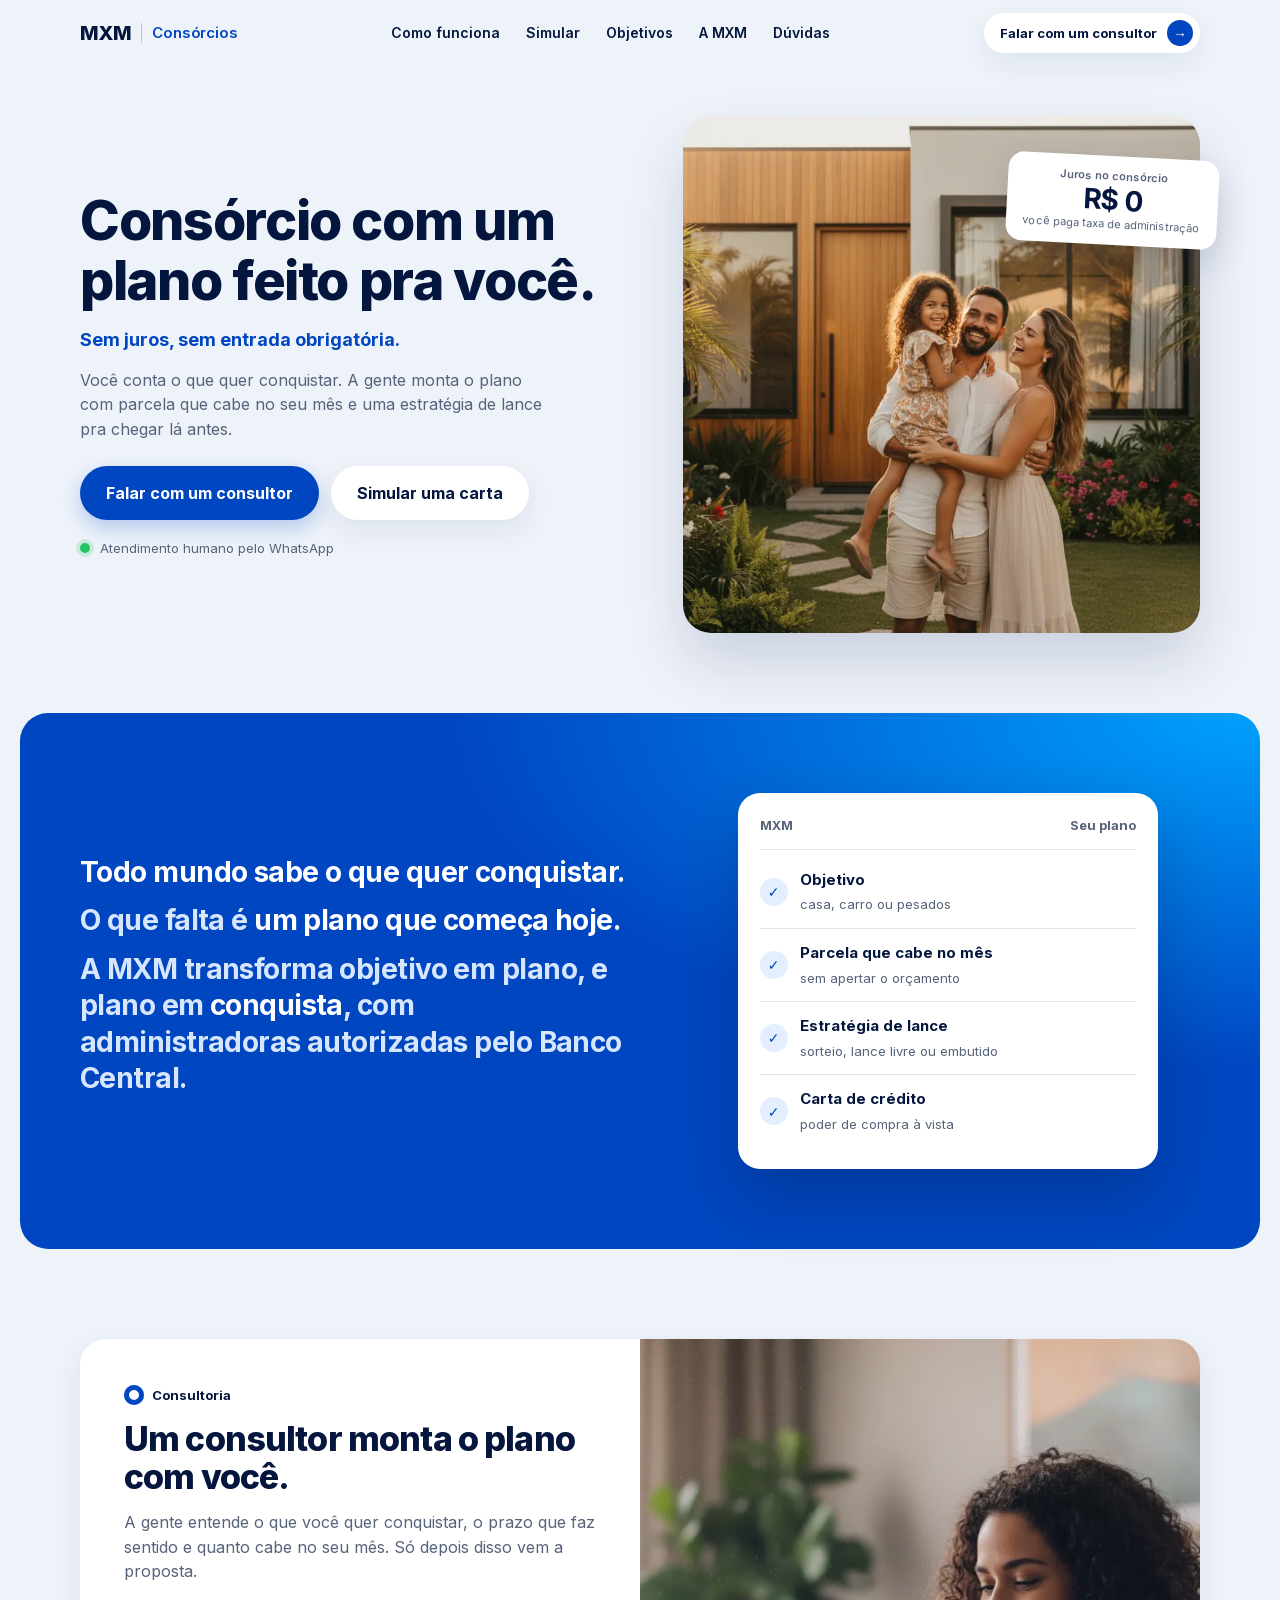
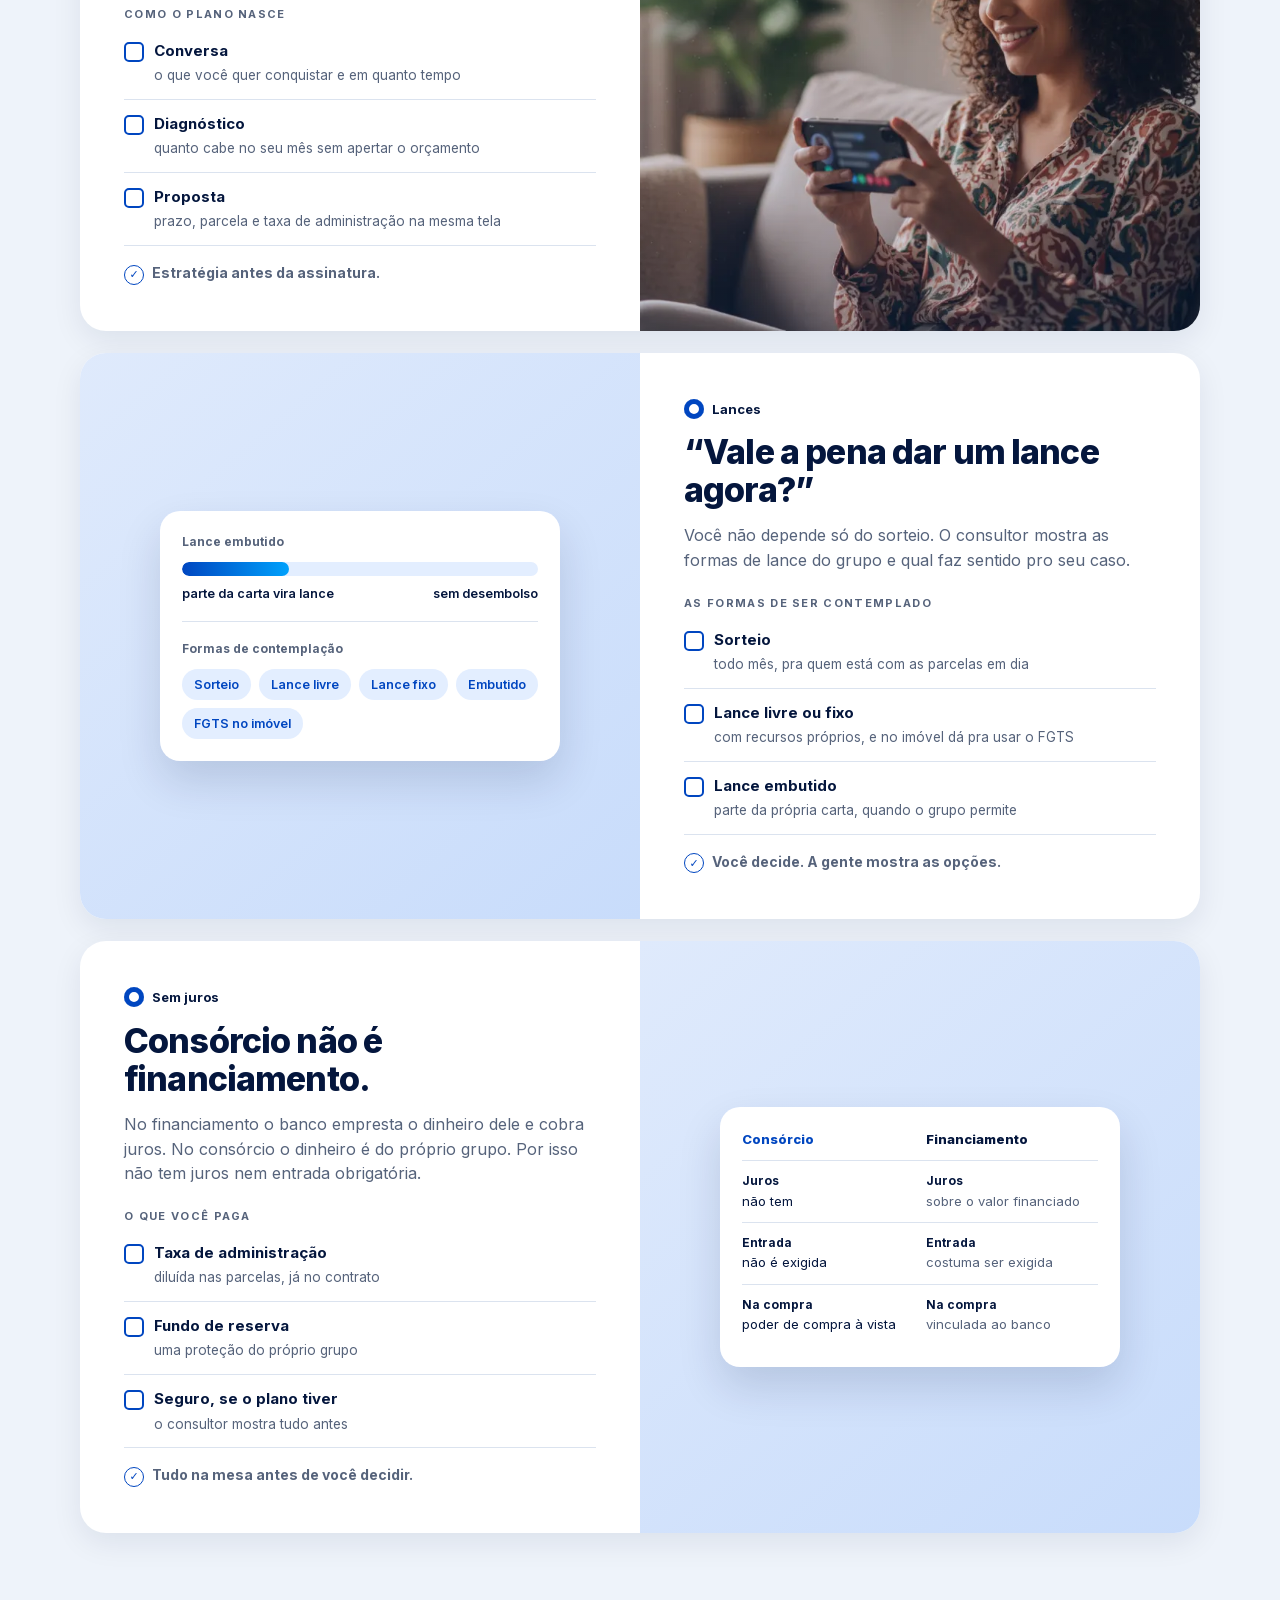
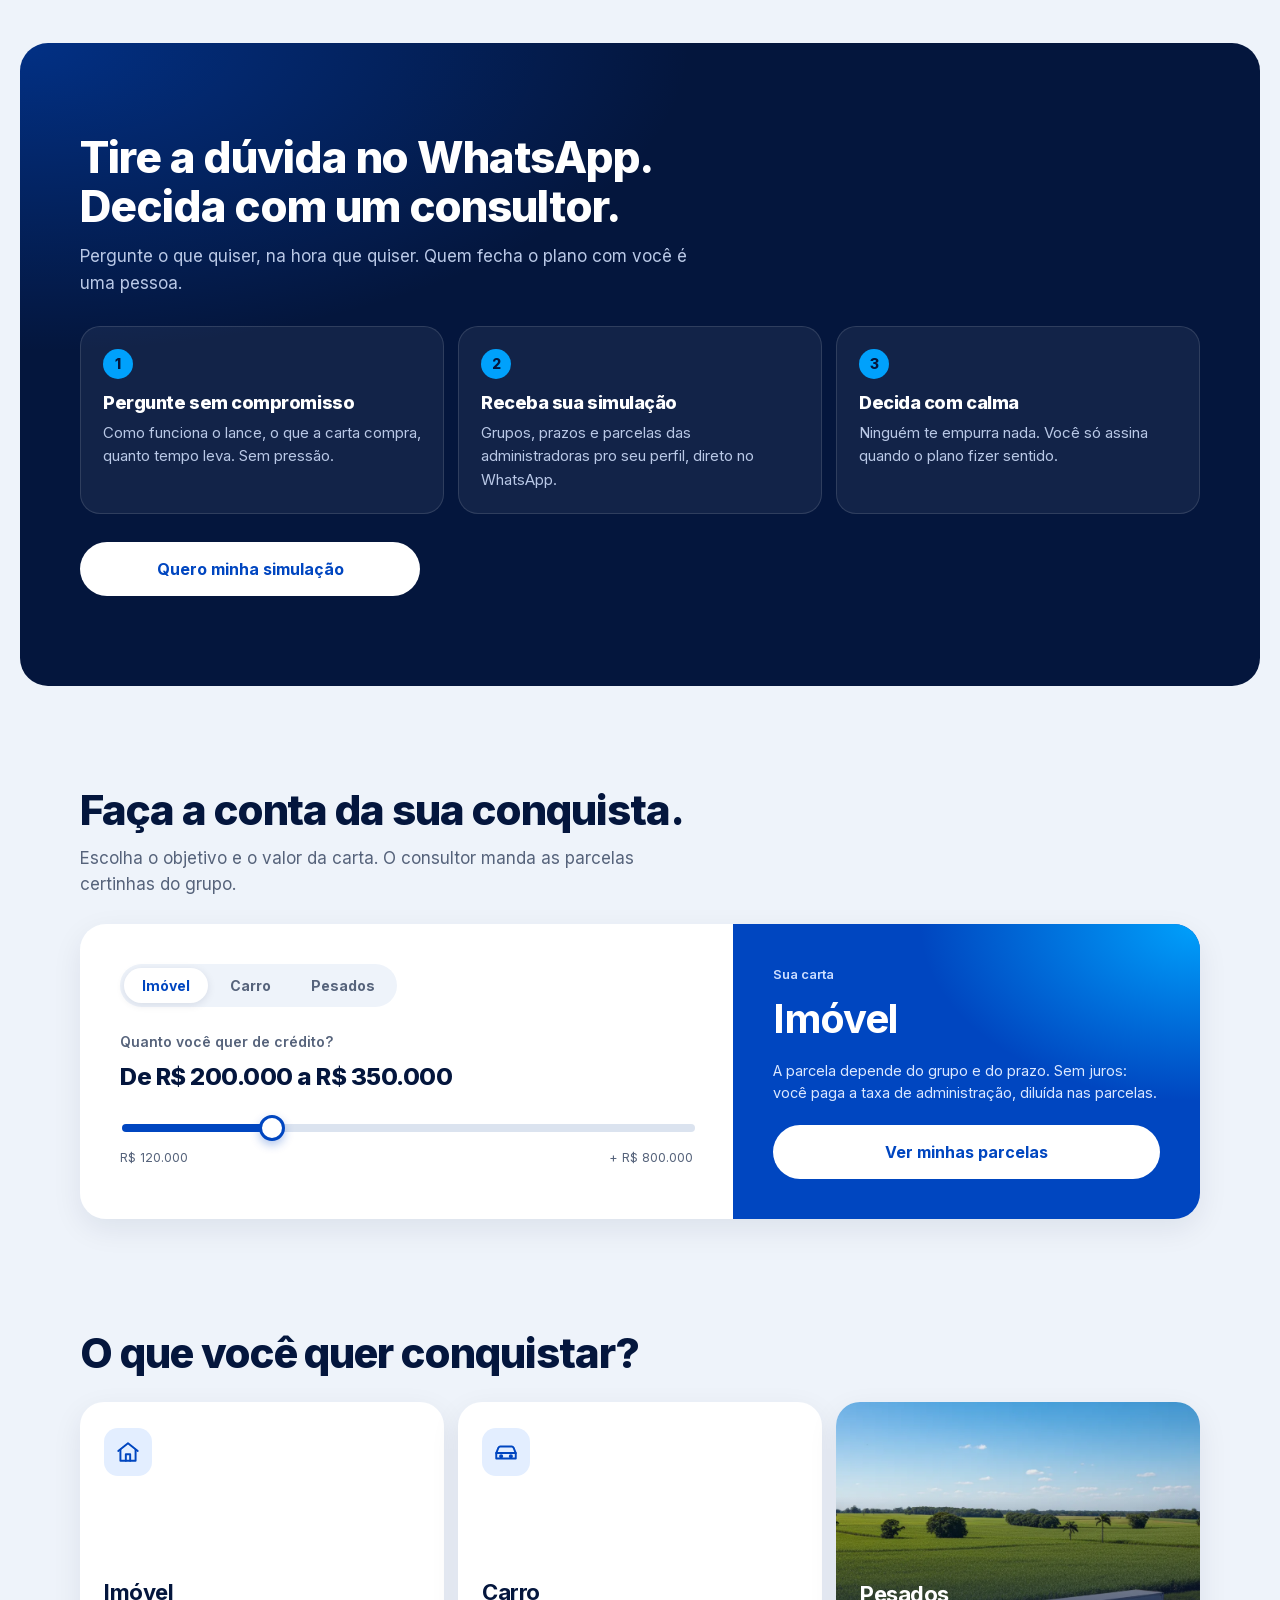
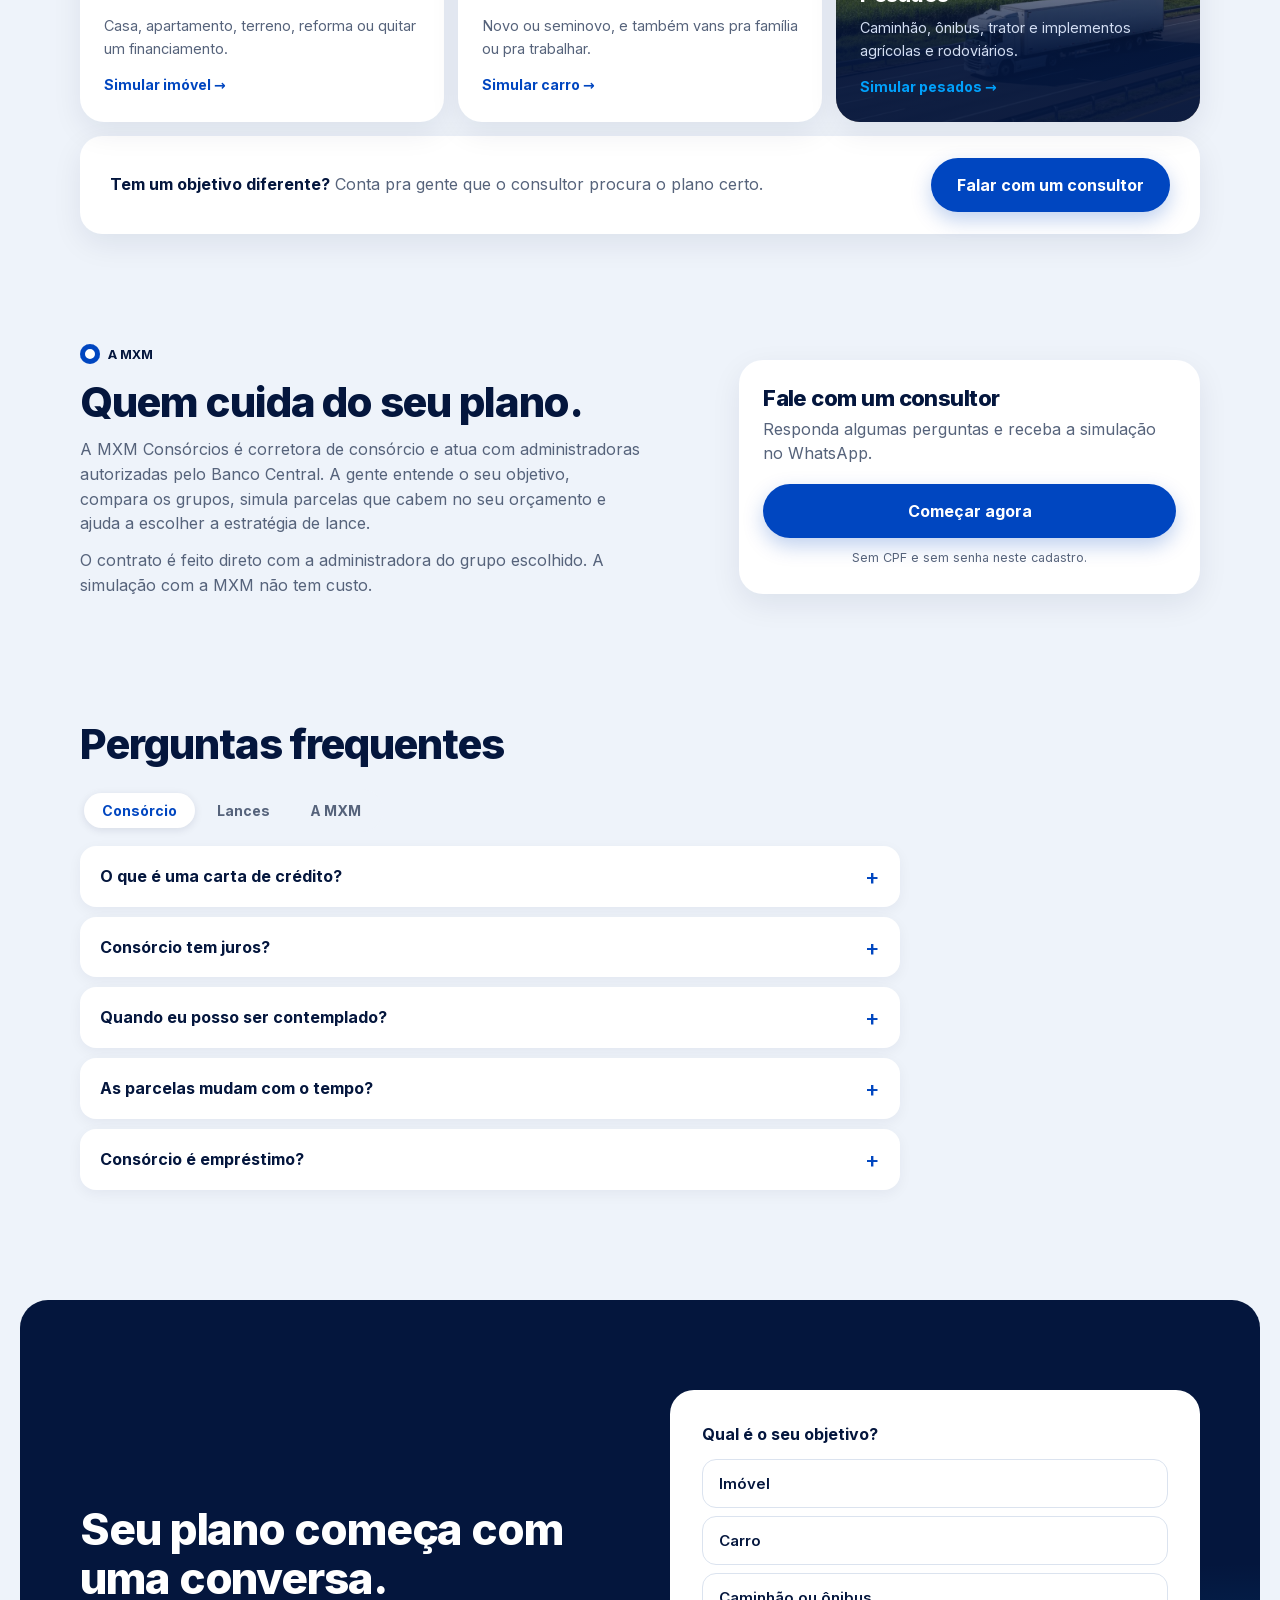
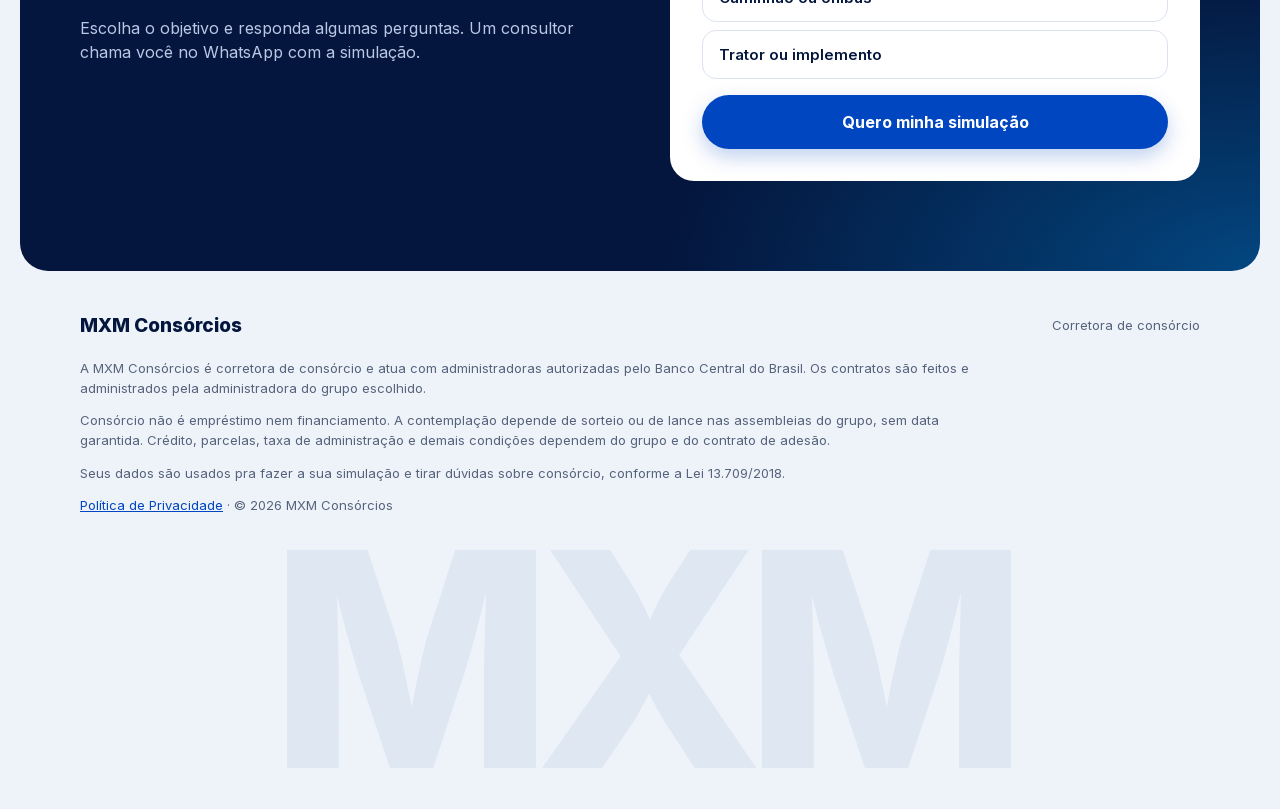
<file: index.html>
<!doctype html>
<html lang="pt-BR">
<head>
<meta charset="utf-8">
<meta name="viewport" content="width=device-width,initial-scale=1">
<title>MXM Consórcios | Consórcio de imóvel, carro e pesados</title>
<meta name="description" content="A MXM Consórcios é corretora de consórcio e atua com administradoras autorizadas pelo Banco Central. Imóvel, carro e pesados, sem juros. Simulação pelo WhatsApp.">
<meta name="theme-color" content="#04163d">
<link rel="icon" href="assets/favicon.svg" type="image/svg+xml">
<link rel="preload" href="assets/inter.woff2" as="font" type="font/woff2" crossorigin>
<link rel="stylesheet" href="assets/site.css?v=4">
<meta name="robots" content="noindex">
<meta property="og:title" content="MXM Consórcios | Corretora de consórcio">
<meta property="og:description" content="Consórcio de imóvel, carro e pesados, sem juros. Simulação gratuita pelo WhatsApp.">
<script type="text/javascript">
(function(c,l,a,r,i,t,y){c[a]=c[a]||function(){(c[a].q=c[a].q||[]).push(arguments)};t=l.createElement(r);t.async=1;t.src="https://www.clarity.ms/tag/"+i;y=l.getElementsByTagName(r)[0];y.parentNode.insertBefore(t,y);})(window,document,"clarity","script","zcet7yu46v");
</script>
</head>
<body>

<div class="lp">
<header class="nav"><div class="wrap">
  <a class="marca" href="#topo" aria-label="MXM Consórcios">
    <span class="mxm">MXM</span><span class="sep"></span><span class="mxs">Consórcios</span>
  </a>
  <nav class="links"><a href="#como">Como funciona</a><a href="#simular">Simular</a><a href="#objetivos">Objetivos</a><a href="#sobre">A MXM</a><a href="#faq">Dúvidas</a></nav>
  <button class="pill" type="button" data-quiz>Falar com um consultor <span class="seta">→</span></button>
</div></header>

<main id="topo">
<section class="hero"><div class="wrap">
  <div class="htxt">
    <h1>Consórcio com um plano feito pra você.</h1>
    <p class="azul">Sem juros, sem entrada obrigatória.</p>
    <p class="sub">Você conta o que quer conquistar. A gente monta o plano com parcela que cabe no seu mês e uma estratégia de lance pra chegar lá antes.</p>
    <div class="acoes">
      <button class="btn" type="button" data-quiz>Falar com um consultor</button>
      <a class="btn claro" href="#simular">Simular uma carta</a>
    </div>
    <p class="mini"><span class="pt"></span>Atendimento humano pelo WhatsApp</p>
  </div>
  <div class="hfoto">
    <img src="assets/img/familia.webp" alt="Família feliz em frente à casa nova" width="1100" height="803" fetchpriority="high">
    <div class="flut">
      <small>Juros no consórcio</small>
      <strong>R$ 0</strong>
      <span>você paga taxa de administração</span>
    </div>
  </div>
</div></section>

<section class="faixa" id="como"><div class="wrap">
  <div class="ftxt">
    <p>Todo mundo sabe o que quer conquistar.</p>
    <p>O que falta é <b>um plano que começa hoje.</b></p>
    <p>A MXM transforma objetivo em plano, e plano em <b>conquista</b>, com administradoras autorizadas pelo Banco Central.</p>
  </div>
  <div class="plano">
    <div class="ptop"><b>MXM</b><span>Seu plano</span></div>
    <ul>
      <li><i>✓</i><div><b>Objetivo</b><small>casa, carro ou pesados</small></div></li>
      <li><i>✓</i><div><b>Parcela que cabe no mês</b><small>sem apertar o orçamento</small></div></li>
      <li><i>✓</i><div><b>Estratégia de lance</b><small>sorteio, lance livre ou embutido</small></div></li>
      <li><i>✓</i><div><b>Carta de crédito</b><small>poder de compra à vista</small></div></li>
    </ul>
  </div>
</div></section>

<section class="blocos"><div class="wrap">
  <article class="bloco">
    <div class="btx">
      <span class="tag"><i></i>Consultoria</span>
      <h2>Um consultor monta o plano com você.</h2>
      <p>A gente entende o que você quer conquistar, o prazo que faz sentido e quanto cabe no seu mês. Só depois disso vem a proposta.</p>
      <p class="rot">Como o plano nasce</p>
      <ul class="lista">
        <li><b>Conversa</b><span>o que você quer conquistar e em quanto tempo</span></li>
        <li><b>Diagnóstico</b><span>quanto cabe no seu mês sem apertar o orçamento</span></li>
        <li><b>Proposta</b><span>prazo, parcela e taxa de administração na mesma tela</span></li>
      </ul>
      <p class="okk">Estratégia antes da assinatura.</p>
    </div>
    <div class="bimg"><img src="assets/img/celular.webp" alt="Mulher conversando com o consultor pelo celular" width="1100" height="803" loading="lazy"></div>
  </article>

  <article class="bloco inv">
    <div class="btx">
      <span class="tag"><i></i>Lances</span>
      <h2>“Vale a pena dar um lance agora?”</h2>
      <p>Você não depende só do sorteio. O consultor mostra as formas de lance do grupo e qual faz sentido pro seu caso.</p>
      <p class="rot">As formas de ser contemplado</p>
      <ul class="lista">
        <li><b>Sorteio</b><span>todo mês, pra quem está com as parcelas em dia</span></li>
        <li><b>Lance livre ou fixo</b><span>com recursos próprios, e no imóvel dá pra usar o FGTS</span></li>
        <li><b>Lance embutido</b><span>parte da própria carta, quando o grupo permite</span></li>
      </ul>
      <p class="okk">Você decide. A gente mostra as opções.</p>
    </div>
    <div class="bimg graf" aria-hidden="true">
      <div class="lance">
        <small>Lance embutido</small>
        <div class="barra"><i style="width:30%"></i></div>
        <div class="leg"><span>parte da carta vira lance</span><span>sem desembolso</span></div>
        <hr>
        <small>Formas de contemplação</small>
        <div class="chips"><span>Sorteio</span><span>Lance livre</span><span>Lance fixo</span><span>Embutido</span><span>FGTS no imóvel</span></div>
      </div>
    </div>
  </article>

  <article class="bloco">
    <div class="btx">
      <span class="tag"><i></i>Sem juros</span>
      <h2>Consórcio não é financiamento.</h2>
      <p>No financiamento o banco empresta o dinheiro dele e cobra juros. No consórcio o dinheiro é do próprio grupo. Por isso não tem juros nem entrada obrigatória.</p>
      <p class="rot">O que você paga</p>
      <ul class="lista">
        <li><b>Taxa de administração</b><span>diluída nas parcelas, já no contrato</span></li>
        <li><b>Fundo de reserva</b><span>uma proteção do próprio grupo</span></li>
        <li><b>Seguro, se o plano tiver</b><span>o consultor mostra tudo antes</span></li>
      </ul>
      <p class="okk">Tudo na mesa antes de você decidir.</p>
    </div>
    <div class="bimg graf" aria-hidden="true">
      <div class="vs">
        <div class="vh"><span>Consórcio</span><span>Financiamento</span></div>
        <div><span><b>Juros</b>não tem</span><span><b>Juros</b>sobre o valor financiado</span></div>
        <div><span><b>Entrada</b>não é exigida</span><span><b>Entrada</b>costuma ser exigida</span></div>
        <div><span><b>Na compra</b>poder de compra à vista</span><span><b>Na compra</b>vinculada ao banco</span></div>
      </div>
    </div>
  </article>
</div></section>

<section class="escuro"><div class="wrap">
  <h2>Tire a dúvida no WhatsApp.<br>Decida com um consultor.</h2>
  <p class="lead">Pergunte o que quiser, na hora que quiser. Quem fecha o plano com você é uma pessoa.</p>
  <div class="tres">
    <div class="card"><span class="n">1</span><h3>Pergunte sem compromisso</h3><p>Como funciona o lance, o que a carta compra, quanto tempo leva. Sem pressão.</p></div>
    <div class="card"><span class="n">2</span><h3>Receba sua simulação</h3><p>Grupos, prazos e parcelas das administradoras pro seu perfil, direto no WhatsApp.</p></div>
    <div class="card"><span class="n">3</span><h3>Decida com calma</h3><p>Ninguém te empurra nada. Você só assina quando o plano fizer sentido.</p></div>
  </div>
  <div class="cta"><button class="btn branco" type="button" data-quiz>Quero minha simulação</button></div>
</div></section>

<section class="sim" id="simular"><div class="wrap">
  <h2>Faça a conta da sua conquista.</h2>
  <p class="lead">Escolha o objetivo e o valor da carta. O consultor manda as parcelas certinhas do grupo.</p>
  <div class="simbox">
    <div class="simcfg">
      <div class="abas" role="tablist">
        <button type="button" class="aba on" data-sim="Imóvel">Imóvel</button>
        <button type="button" class="aba" data-sim="Carro">Carro</button>
        <button type="button" class="aba" data-sim="Pesados">Pesados</button>
      </div>
      <label for="simv" class="rotv">Quanto você quer de crédito?</label>
      <output id="simo" class="valor">De R$ 120.000 a R$ 200.000</output>
      <input type="range" id="simv" min="0" max="4" step="1" value="1">
      <div class="ext"><span id="simmin"></span><span id="simmax"></span></div>
    </div>
    <div class="simres">
      <small>Sua carta</small>
      <strong id="simr">Imóvel</strong>
      <p>A parcela depende do grupo e do prazo. Sem juros: você paga a taxa de administração, diluída nas parcelas.</p>
      <button class="btn branco" type="button" id="simb">Ver minhas parcelas</button>
    </div>
  </div>
</div></section>

<section class="obj" id="objetivos"><div class="wrap">
  <h2>O que você quer conquistar?</h2>
  <div class="objs">
    <button class="ob" type="button" data-tipo="Imóvel">
      <span class="ic"><svg viewBox="0 0 24 24" fill="none" stroke="currentColor" stroke-width="1.8" stroke-linecap="round" stroke-linejoin="round" aria-hidden="true"><path d="M3 11l9-7 9 7"/><path d="M5 10v10h14V10"/><path d="M10 20v-6h4v6"/></svg></span>
      <b>Imóvel</b><span>Casa, apartamento, terreno, reforma ou quitar um financiamento.</span><em>Simular imóvel →</em>
    </button>
    <button class="ob" type="button" data-tipo="Carro">
      <span class="ic"><svg viewBox="0 0 24 24" fill="none" stroke="currentColor" stroke-width="1.8" stroke-linecap="round" stroke-linejoin="round" aria-hidden="true"><path d="M3 13l2-5a2 2 0 0 1 2-1h10a2 2 0 0 1 2 1l2 5v5H3z"/><path d="M3 13h18"/><circle cx="7.5" cy="16" r="1"/><circle cx="16.5" cy="16" r="1"/></svg></span>
      <b>Carro</b><span>Novo ou seminovo, e também vans pra família ou pra trabalhar.</span><em>Simular carro →</em>
    </button>
    <button class="ob foto" type="button" data-tipo="Caminhão">
      <img src="assets/img/caminhao.webp" alt="" width="1100" height="803" loading="lazy">
      <span class="cx"><b>Pesados</b><span>Caminhão, ônibus, trator e implementos agrícolas e rodoviários.</span><em>Simular pesados →</em></span>
    </button>
  </div>
  <div class="outro"><p><b>Tem um objetivo diferente?</b> Conta pra gente que o consultor procura o plano certo.</p><button class="btn" type="button" data-quiz>Falar com um consultor</button></div>
</div></section>

<section class="sobre" id="sobre"><div class="wrap">
  <div>
    <span class="tag"><i></i>A MXM</span>
    <h2>Quem cuida do seu plano.</h2>
    <p>A MXM Consórcios é corretora de consórcio e atua com administradoras autorizadas pelo Banco Central. A gente entende o seu objetivo, compara os grupos, simula parcelas que cabem no seu orçamento e ajuda a escolher a estratégia de lance.</p>
    <p>O contrato é feito direto com a administradora do grupo escolhido. A simulação com a MXM não tem custo.</p>
  </div>
  <div class="contato">
    <h3>Fale com um consultor</h3>
    <p>Responda algumas perguntas e receba a simulação no WhatsApp.</p>
    <button class="btn" type="button" data-quiz>Começar agora</button>
    <small>Sem CPF e sem senha neste cadastro.</small>
  </div>
</div></section>

<section class="faq" id="faq"><div class="wrap">
  <h2>Perguntas frequentes</h2>
  <div class="abas fa" role="tablist">
    <button type="button" class="aba on" data-fq="c">Consórcio</button>
    <button type="button" class="aba" data-fq="l">Lances</button>
    <button type="button" class="aba" data-fq="m">A MXM</button>
  </div>
  <div class="fqs" data-g="c">
    <details><summary>O que é uma carta de crédito?</summary><p>É o crédito liberado quando você é contemplado, no valor contratado. Com ela você negocia o imóvel, o carro ou o pesado direto com o vendedor, com poder de compra à vista.</p></details>
    <details><summary>Consórcio tem juros?</summary><p>Não. Você paga a taxa de administração, incluída na parcela, e o fundo de reserva do grupo. O consultor mostra todos os valores antes de você decidir.</p></details>
    <details><summary>Quando eu posso ser contemplado?</summary><p>Você concorre todo mês nas assembleias, por sorteio ou por lance. Pode ser nos primeiros meses ou ao longo do prazo. Não existe data garantida: o consórcio é uma compra planejada.</p></details>
    <details><summary>As parcelas mudam com o tempo?</summary><p>O crédito e as parcelas são reajustados pelo índice previsto no contrato do grupo, pra carta acompanhar o preço do bem.</p></details>
    <details><summary>Consórcio é empréstimo?</summary><p>Não. No consórcio você não recebe dinheiro na hora. Você participa de um grupo e recebe a carta de crédito quando for contemplado.</p></details>
  </div>
  <div class="fqs" data-g="l" hidden>
    <details><summary>Como funciona o sorteio?</summary><p>O sorteio segue o regulamento do grupo, em geral com base na Loteria Federal. Quem está com as parcelas em dia concorre.</p></details>
    <details><summary>O que é lance embutido?</summary><p>É usar parte da própria carta como lance, sem tirar dinheiro do bolso. O percentual depende da administradora e do grupo. Se for contemplado, o valor do lance sai da carta.</p></details>
    <details><summary>Posso usar o FGTS?</summary><p>No consórcio de imóvel, em geral sim, dentro das regras do FGTS e do grupo. O consultor confere no seu caso.</p></details>
    <details><summary>E se eu não tiver dinheiro pra dar lance?</summary><p>Sem problema. O lance é opcional. Com as parcelas em dia você concorre aos sorteios todos os meses, e ainda tem o lance embutido.</p></details>
  </div>
  <div class="fqs" data-g="m" hidden>
    <details><summary>Como a MXM me ajuda?</summary><p>A MXM é corretora de consórcio: entende o seu objetivo, compara os grupos das administradoras, simula parcelas que cabem no seu orçamento e ajuda na estratégia de lance. A simulação não tem custo.</p></details>
    <details><summary>Quem administra o consórcio?</summary><p>Administradoras autorizadas e fiscalizadas pelo Banco Central, conforme a Lei 11.795/2008. O contrato é feito direto com a administradora do grupo escolhido.</p></details>
    <details><summary>O que vocês fazem com meus dados?</summary><p>Seus dados são usados pra preparar a simulação e falar com você pelo WhatsApp. Está tudo na <a href="privacidade.html">Política de Privacidade</a>. A gente não pede CPF nem senha neste cadastro.</p></details>
  </div>
</div></section>

<section class="final" id="final"><div class="wrap">
  <div>
    <h2>Seu plano começa com uma conversa.</h2>
    <p>Escolha o objetivo e responda algumas perguntas. Um consultor chama você no WhatsApp com a simulação.</p>
  </div>
  <div class="fcard">
    <p class="rotf">Qual é o seu objetivo?</p>
    <div class="fops">
      <button type="button" data-tipo="Imóvel">Imóvel</button>
      <button type="button" data-tipo="Carro">Carro</button>
      <button type="button" data-tipo="Caminhão">Caminhão ou ônibus</button>
      <button type="button" data-tipo="Trator ou máquina">Trator ou implemento</button>
    </div>
    <button class="btn" type="button" data-quiz>Quero minha simulação</button>
  </div>
</div></section>
</main>

<footer><div class="wrap">
  <div class="fmarcas"><span class="mxm">MXM Consórcios</span><span>Corretora de consórcio</span></div>
  <p>A MXM Consórcios é corretora de consórcio e atua com administradoras autorizadas pelo Banco Central do Brasil. Os contratos são feitos e administrados pela administradora do grupo escolhido.</p>
  <p>Consórcio não é empréstimo nem financiamento. A contemplação depende de sorteio ou de lance nas assembleias do grupo, sem data garantida. Crédito, parcelas, taxa de administração e demais condições dependem do grupo e do contrato de adesão.</p>
  <p>Seus dados são usados pra fazer a sua simulação e tirar dúvidas sobre consórcio, conforme a Lei 13.709/2018.</p>
  <p><a href="privacidade.html">Política de Privacidade</a> · © 2026 MXM Consórcios</p>
  <div class="marca-d" aria-hidden="true">MXM</div>
</div></footer>
<div class="fixa" id="fixa"><button class="btn" type="button" data-quiz>Fazer minha simulação gratuita</button></div>
</div>

<div class="quiz" id="quiz" aria-live="polite">
  <div class="qtop">
    <div class="qmarca"><strong>MXM Consórcios | Corretora de consórcio</strong><small>Simulação gratuita com consultor</small></div>
    <div class="qbar" id="qbar">
      <button class="volta" id="volta" type="button" aria-label="Voltar">‹</button>
      <span class="cont" id="cont"></span>
      <span class="pct" id="pct"></span>
    </div>
    <div class="prog"><i id="prog"></i></div>
  </div>
  <div class="qbody" id="qbody"></div>
</div>

<script>(function(){var f=document.getElementById('fixa'),e=document.querySelector('.hero'),z=document.querySelector('.final');if(!f||!e||!('IntersectionObserver' in window))return;var a=1,b=0;function u(){f.classList.toggle('on',!a&&!b)}new IntersectionObserver(function(x){a=x[0].isIntersecting;u()}).observe(e);new IntersectionObserver(function(x){b=x[0].isIntersecting;u()}).observe(z)})();</script>
<script src="assets/config.js?v=2"></script>
<script src="assets/rt.js?v=1"></script>
<script src="assets/quiz.js?v=4"></script>
<script>(function(){
 // Simulador: as faixas vêm do quiz (MXQ), então a escolha aqui cai igual na planilha.
 var t='Imóvel',v=document.getElementById('simv'),o=document.getElementById('simo'),r=document.getElementById('simr'),mi=document.getElementById('simmin'),ma=document.getElementById('simmax');
 function fx(){return window.MXQ?MXQ.faixas(t):[]}
 function pinta(){var f=fx();if(!f.length)return;v.max=f.length-1;if(+v.value>f.length-1)v.value=f.length-1;o.textContent=f[v.value];r.textContent=t;mi.textContent=f[0].replace(/^De /,'').replace(/ a .*/,'');ma.textContent=f[f.length-1].replace(/^Acima de /,'+ ');v.style.setProperty('--p',(v.value/(f.length-1)*100)+'%')}
 document.querySelectorAll('[data-sim]').forEach(function(b){b.addEventListener('click',function(){document.querySelectorAll('[data-sim]').forEach(function(x){x.classList.toggle('on',x===b)});t=b.getAttribute('data-sim');pinta()})});
 v.addEventListener('input',pinta);
 document.getElementById('simb').addEventListener('click',function(){window.MXQ&&MXQ.abrir(t,+v.value)});
 pinta();
 document.querySelectorAll('[data-fq]').forEach(function(b){b.addEventListener('click',function(){var g=b.getAttribute('data-fq');document.querySelectorAll('[data-fq]').forEach(function(x){x.classList.toggle('on',x===b)});document.querySelectorAll('.fqs').forEach(function(d){d.hidden=d.getAttribute('data-g')!==g})})});
})();</script>
</body>
</html>
</file>
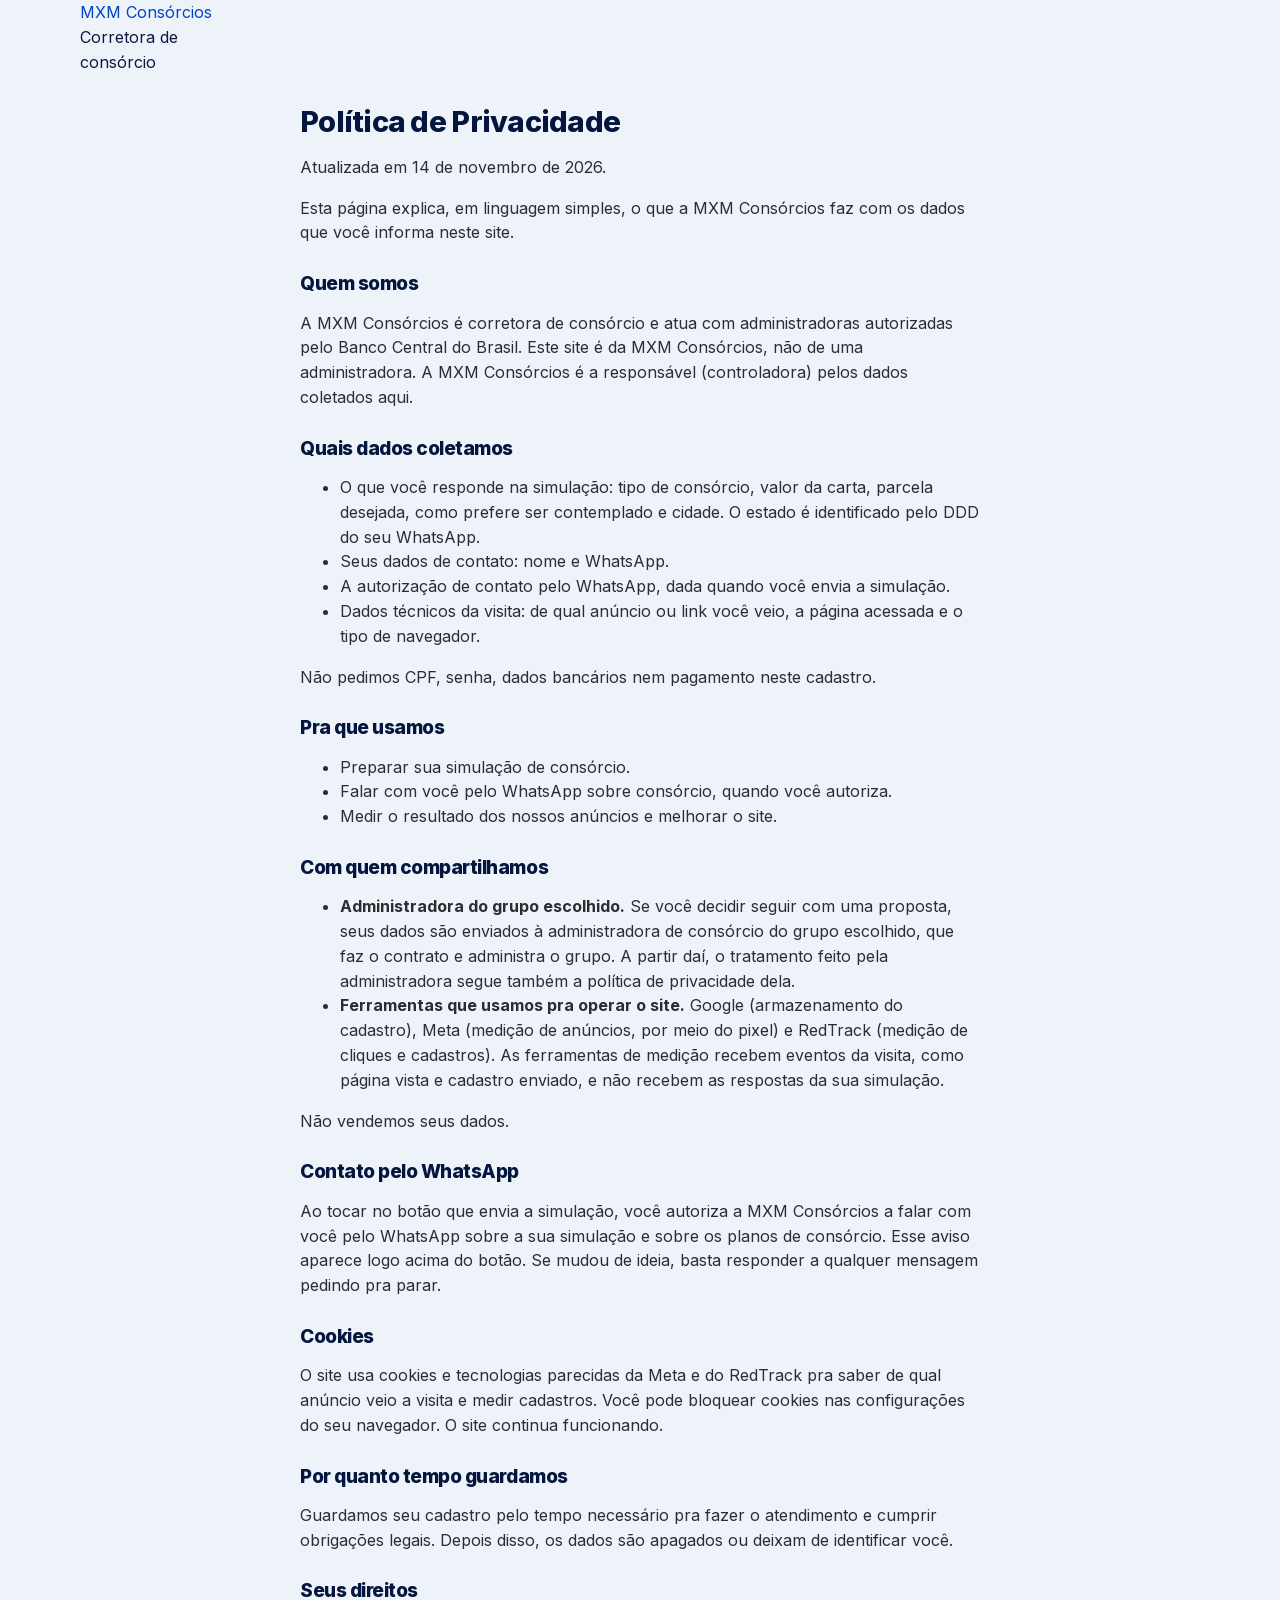
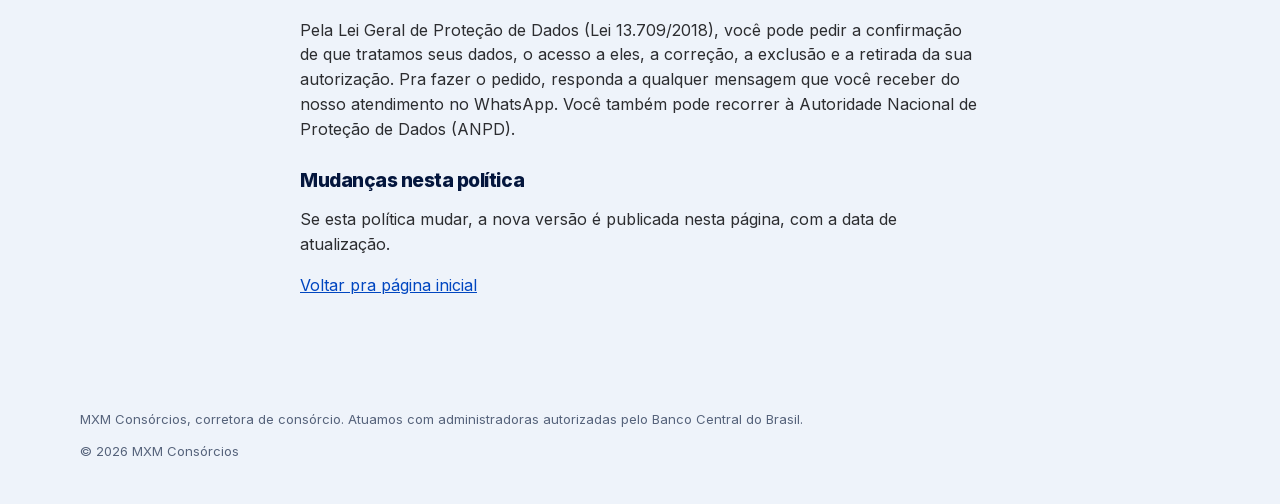
<file: privacidade.html>
<!doctype html>
<html lang="pt-BR">
<head>
<meta charset="utf-8">
<meta name="viewport" content="width=device-width,initial-scale=1">
<title>Política de Privacidade | MXM Consórcios</title>
<meta name="robots" content="noindex">
<meta name="theme-color" content="#000000">
<link rel="icon" href="assets/favicon.svg" type="image/svg+xml">
<link rel="stylesheet" href="assets/site.css?v=3">
<script type="text/javascript">
(function(c,l,a,r,i,t,y){c[a]=c[a]||function(){(c[a].q=c[a].q||[]).push(arguments)};t=l.createElement(r);t.async=1;t.src="https://www.clarity.ms/tag/"+i;y=l.getElementsByTagName(r)[0];y.parentNode.insertBefore(t,y);})(window,document,"clarity","script","zcet7yu46v");
</script>
</head>
<body>
<header class="top"><div class="wrap">
  <a class="mxm" href="./" style="text-decoration:none">MXM Consórcios</a>
  <div class="parc"><span>Corretora de<br>consórcio</span></div>
</div></header>
<main class="legal">
<h1>Política de Privacidade</h1>
<p>Atualizada em 14 de novembro de 2026.</p>
<p>Esta página explica, em linguagem simples, o que a MXM Consórcios faz com os dados que você informa neste site.</p>

<h2>Quem somos</h2>
<p>A MXM Consórcios é corretora de consórcio e atua com administradoras autorizadas pelo Banco Central do Brasil. Este site é da MXM Consórcios, não de uma administradora. A MXM Consórcios é a responsável (controladora) pelos dados coletados aqui.</p>

<h2>Quais dados coletamos</h2>
<ul>
<li>O que você responde na simulação: tipo de consórcio, valor da carta, parcela desejada, como prefere ser contemplado e cidade. O estado é identificado pelo DDD do seu WhatsApp.</li>
<li>Seus dados de contato: nome e WhatsApp.</li>
<li>A autorização de contato pelo WhatsApp, dada quando você envia a simulação.</li>
<li>Dados técnicos da visita: de qual anúncio ou link você veio, a página acessada e o tipo de navegador.</li>
</ul>
<p>Não pedimos CPF, senha, dados bancários nem pagamento neste cadastro.</p>

<h2>Pra que usamos</h2>
<ul>
<li>Preparar sua simulação de consórcio.</li>
<li>Falar com você pelo WhatsApp sobre consórcio, quando você autoriza.</li>
<li>Medir o resultado dos nossos anúncios e melhorar o site.</li>
</ul>

<h2>Com quem compartilhamos</h2>
<ul>
<li><b>Administradora do grupo escolhido.</b> Se você decidir seguir com uma proposta, seus dados são enviados à administradora de consórcio do grupo escolhido, que faz o contrato e administra o grupo. A partir daí, o tratamento feito pela administradora segue também a política de privacidade dela.</li>
<li><b>Ferramentas que usamos pra operar o site.</b> Google (armazenamento do cadastro), Meta (medição de anúncios, por meio do pixel) e RedTrack (medição de cliques e cadastros). As ferramentas de medição recebem eventos da visita, como página vista e cadastro enviado, e não recebem as respostas da sua simulação.</li>
</ul>
<p>Não vendemos seus dados.</p>

<h2>Contato pelo WhatsApp</h2>
<p>Ao tocar no botão que envia a simulação, você autoriza a MXM Consórcios a falar com você pelo WhatsApp sobre a sua simulação e sobre os planos de consórcio. Esse aviso aparece logo acima do botão. Se mudou de ideia, basta responder a qualquer mensagem pedindo pra parar.</p>

<h2>Cookies</h2>
<p>O site usa cookies e tecnologias parecidas da Meta e do RedTrack pra saber de qual anúncio veio a visita e medir cadastros. Você pode bloquear cookies nas configurações do seu navegador. O site continua funcionando.</p>

<h2>Por quanto tempo guardamos</h2>
<p>Guardamos seu cadastro pelo tempo necessário pra fazer o atendimento e cumprir obrigações legais. Depois disso, os dados são apagados ou deixam de identificar você.</p>

<h2>Seus direitos</h2>
<p>Pela Lei Geral de Proteção de Dados (Lei 13.709/2018), você pode pedir a confirmação de que tratamos seus dados, o acesso a eles, a correção, a exclusão e a retirada da sua autorização. Pra fazer o pedido, responda a qualquer mensagem que você receber do nosso atendimento no WhatsApp. Você também pode recorrer à Autoridade Nacional de Proteção de Dados (ANPD).</p>

<h2>Mudanças nesta política</h2>
<p>Se esta política mudar, a nova versão é publicada nesta página, com a data de atualização.</p>

<p><a href="./">Voltar pra página inicial</a></p>
</main>
<footer><div class="wrap">
  <p>MXM Consórcios, corretora de consórcio. Atuamos com administradoras autorizadas pelo Banco Central do Brasil.</p>
  <p>© 2026 MXM Consórcios</p>
</div></footer>
</body>
</html>
</file>
<file: assets/site.css>
@font-face{font-family:Inter;font-weight:400 800;font-display:swap;src:url(inter.woff2) format("woff2")}
/* 14/11/26: layout no estilo konq.com.br em azul (sem marca de administradora). --r* seguem existindo porque o quiz usa. */
:root{--nv:#04163d;--nv2:#0a2a66;--az:#0046c0;--az2:#00379a;--cl:#00a1fc;--bg:#eef3fa;--k:#0b1b3f;--mut:#56637b;--line:#dbe3ef;
--r:#0046c0;--r2:#00379a;--r3:#04163d;--rl:#e3eeff;--sh:0 10px 30px rgba(4,22,61,.08)}
*{box-sizing:border-box}
html{-webkit-text-size-adjust:100%;scroll-behavior:smooth}
html{overflow-x:clip}
body{margin:0;font-family:Inter,system-ui,-apple-system,"Segoe UI",Roboto,sans-serif;color:var(--k);background:var(--bg);font-size:16px;line-height:1.55;overflow-x:hidden}
img{max-width:100%;height:auto;display:block}
a{color:var(--az)}
h1,h2,h3{font-weight:800;letter-spacing:-.025em;line-height:1.12;margin:0;color:var(--nv)}
.wrap{max-width:1160px;margin:0 auto;padding:0 20px}
.btn{display:inline-flex;align-items:center;justify-content:center;width:100%;border:0;border-radius:999px;background:var(--az);color:#fff;font:700 16px Inter,sans-serif;padding:15px 26px;cursor:pointer;min-height:54px;text-decoration:none;box-shadow:0 8px 20px rgba(0,70,192,.25);transition:background .15s}
.btn:hover{background:var(--az2)}
.btn:disabled{opacity:.45;cursor:default}
.btn.claro{background:#fff;color:var(--nv);box-shadow:var(--sh)}
.btn.branco{background:#fff;color:var(--az);box-shadow:none}
.btn.branco:hover{background:#eaf1ff}
.tag{display:inline-flex;align-items:center;gap:8px;font-size:13px;font-weight:700;color:var(--nv);margin-bottom:14px}
.tag i{width:20px;height:20px;border-radius:50%;background:var(--az);box-shadow:inset 0 0 0 5px var(--az),inset 0 0 0 10px #fff}
.lead{color:var(--mut);font-size:17px;max-width:620px;margin:12px 0 0}

/* topo */
.nav{position:sticky;top:0;z-index:6;background:rgba(238,243,250,.92);backdrop-filter:saturate(1.4) blur(10px);-webkit-backdrop-filter:saturate(1.4) blur(10px)}
.nav .wrap{display:flex;align-items:center;justify-content:space-between;height:66px;gap:16px}
.marca{display:flex;align-items:center;gap:10px;text-decoration:none}
.marca .mxm{font-weight:800;font-size:20px;color:var(--nv);letter-spacing:-.03em}
.marca .sep{width:1px;height:20px;background:#b9c5d8}
.marca .mxs{font-weight:600;font-size:15px;color:var(--az);letter-spacing:-.01em}
.links{display:none;gap:26px}
.links a{color:var(--nv);text-decoration:none;font-size:14px;font-weight:600}
.pill{display:inline-flex;align-items:center;gap:10px;border:0;background:#fff;color:var(--nv);font:700 13px Inter,sans-serif;border-radius:999px;padding:7px 7px 7px 16px;box-shadow:var(--sh);cursor:pointer;white-space:nowrap}
.pill .seta{display:inline-flex;width:26px;height:26px;border-radius:50%;background:var(--az);color:#fff;align-items:center;justify-content:center;font-size:14px}

/* hero */
.hero{padding:26px 0 56px}
.hero .wrap{display:grid;gap:30px}
.hero h1{font-size:36px}
.azul{color:var(--az);font-weight:700;font-size:18px;margin:14px 0 0}
.sub{color:var(--mut);margin:14px 0 24px;max-width:470px}
.acoes{display:grid;gap:10px}
.mini{display:flex;align-items:center;gap:10px;font-size:13px;color:var(--mut);margin:18px 0 0}
.mini .pt{width:10px;height:10px;border-radius:50%;background:#22c55e;box-shadow:0 0 0 4px rgba(34,197,94,.18)}
.hfoto{position:relative}
.hfoto img{border-radius:28px;aspect-ratio:4/4.2;object-fit:cover;object-position:52% 50%;width:100%;box-shadow:0 30px 60px rgba(4,22,61,.15)}
.flut{position:absolute;right:12px;top:16px;background:#fff;border-radius:16px;padding:12px 16px;box-shadow:0 14px 34px rgba(4,22,61,.16);transform:rotate(3deg);text-align:center;min-width:140px}
.flut small{display:block;font-size:11px;font-weight:600;color:var(--mut)}
.flut strong{display:block;font-size:28px;color:var(--nv);letter-spacing:-.03em;line-height:1.1}
.flut span{display:block;font-size:11px;color:var(--mut)}

/* faixa azul */
.faixa{background:var(--az);border-radius:28px;margin:0 8px;padding:48px 0;color:#fff;background-image:radial-gradient(120% 120% at 100% 0,var(--cl) 0,rgba(0,161,252,0) 55%)}
.faixa .wrap{display:grid;gap:30px;align-items:center}
.ftxt p{font-size:22px;font-weight:700;letter-spacing:-.02em;line-height:1.3;margin:0 0 12px;color:#d7e6ff}
.ftxt p:first-child{color:#fff}
.ftxt b{color:#fff}
.plano{background:#fff;color:var(--k);border-radius:22px;padding:22px;box-shadow:0 30px 60px rgba(4,22,61,.25);max-width:420px;width:100%;justify-self:center}
.ptop{display:flex;justify-content:space-between;align-items:center;padding-bottom:14px;border-bottom:1px solid var(--line);font-size:13px;font-weight:700;color:var(--mut)}
.ptop img{height:16px;width:auto}
.plano ul{list-style:none;margin:6px 0 0;padding:0}
.plano li{display:flex;gap:12px;align-items:center;padding:12px 0;border-bottom:1px solid var(--line)}
.plano li:last-child{border:0}
.plano li i{flex:none;width:28px;height:28px;border-radius:50%;background:var(--rl);color:var(--az);display:flex;align-items:center;justify-content:center;font-style:normal;font-weight:800;font-size:14px}
.plano li b{display:block;font-size:15px;color:var(--nv)}
.plano li small{color:var(--mut);font-size:13px}

/* blocos alternados */
.blocos{padding:56px 0 20px}
.blocos .wrap{display:grid;gap:22px}
.bloco{display:grid;background:#fff;border-radius:26px;overflow:hidden;box-shadow:var(--sh)}
.btx{padding:30px 24px}
.btx h2{font-size:28px}
.btx>p{color:var(--mut);margin:14px 0 0}
.rot{font-size:11px!important;font-weight:700;letter-spacing:.12em;text-transform:uppercase;color:var(--mut);margin:22px 0 4px!important}
.lista{list-style:none;margin:0;padding:0}
.lista li{padding:12px 0 12px 30px;border-bottom:1px solid var(--line);position:relative}
.lista li::before{content:"";position:absolute;left:0;top:15px;width:16px;height:16px;border-radius:5px;border:2px solid var(--az)}
.lista b{display:block;color:var(--nv);font-size:15px}
.lista span{color:var(--mut);font-size:13.5px}
.okk{font-weight:700;color:var(--nv);font-size:14px;margin:16px 0 0!important}
.okk::before{content:"✓";display:inline-flex;width:18px;height:18px;border-radius:50%;border:1.5px solid var(--az);color:var(--az);font-size:11px;align-items:center;justify-content:center;margin-right:8px}
.bimg{min-height:240px;position:relative}
.bimg img{position:absolute;inset:0;width:100%;height:100%;object-fit:cover}
.bimg::after{content:"";position:absolute;inset:0;background:linear-gradient(0deg,rgba(0,70,192,.18),rgba(0,70,192,.05))}
.bimg.graf{background:linear-gradient(140deg,#dfeafc,#c8dcfb);display:flex;align-items:center;justify-content:center;padding:30px 20px}
.bimg.graf::after{display:none}
.lance,.vs{background:#fff;border-radius:20px;padding:22px;box-shadow:0 20px 44px rgba(4,22,61,.14);width:100%;max-width:400px}
.lance small{display:block;font-size:12px;font-weight:700;color:var(--mut);margin-bottom:10px}
.barra{height:14px;border-radius:99px;background:var(--rl);overflow:hidden}
.barra i{display:block;height:100%;background:linear-gradient(90deg,var(--az),var(--cl));border-radius:99px}
.leg{display:flex;justify-content:space-between;font-size:12.5px;color:var(--nv);font-weight:600;margin-top:8px}
.lance hr{border:0;border-top:1px solid var(--line);margin:18px 0}
.chips{display:flex;flex-wrap:wrap;gap:8px}
.chips span{font-size:12.5px;font-weight:600;color:var(--az);background:var(--rl);border-radius:99px;padding:6px 12px}
.vs>div{display:grid;grid-template-columns:1fr 1fr;gap:12px;padding:11px 0;border-bottom:1px solid var(--line);font-size:13px;color:var(--mut)}
.vs>div:last-child{border:0}
.vs b{display:block;color:var(--nv);font-size:12px}
.vs>div>span:first-child{color:var(--nv)}
.vs .vh{font-weight:800;color:var(--nv);font-size:13px;padding-top:0}
.vs .vh span:first-child{color:var(--az)}

/* seção escura */
.escuro{background:var(--nv);color:#fff;margin:56px 8px 0;border-radius:28px;padding:56px 0;background-image:radial-gradient(90% 80% at 0 0,rgba(0,70,192,.55),rgba(0,70,192,0) 60%)}
.escuro h2{color:#fff;font-size:30px}
.escuro .lead{color:#b9c8e6}
.tres{display:grid;gap:14px;margin-top:30px}
.card{background:rgba(255,255,255,.06);border:1px solid rgba(255,255,255,.12);border-radius:20px;padding:22px}
.card .n{display:inline-flex;width:30px;height:30px;border-radius:50%;background:var(--cl);color:var(--nv);font-weight:800;align-items:center;justify-content:center;font-size:14px;margin-bottom:14px}
.card h3{color:#fff;font-size:18px;margin-bottom:8px}
.card p{color:#b9c8e6;margin:0;font-size:15px}
.cta{margin-top:28px;max-width:340px}

/* simulador */
.sim{padding:64px 0 10px}
.sim h2,.obj h2,.faq h2{font-size:30px}
.simbox{display:grid;margin-top:26px;border-radius:26px;overflow:hidden;box-shadow:var(--sh)}
.simcfg{background:#fff;padding:24px}
.abas{display:inline-flex;background:var(--bg);border-radius:99px;padding:4px;gap:4px;margin-bottom:24px}
.aba{border:0;background:none;font:700 14px Inter,sans-serif;color:var(--mut);padding:9px 18px;border-radius:99px;cursor:pointer}
.aba.on{background:#fff;color:var(--az);box-shadow:0 2px 8px rgba(4,22,61,.1)}
.rotv{display:block;font-size:14px;font-weight:600;color:var(--mut)}
.valor{display:block;font-size:24px;font-weight:800;color:var(--nv);letter-spacing:-.02em;margin:6px 0 18px}
input[type=range]{-webkit-appearance:none;appearance:none;width:100%;height:8px;border-radius:99px;background:linear-gradient(90deg,var(--az) var(--p,25%),var(--line) var(--p,25%));outline:0}
input[type=range]::-webkit-slider-thumb{-webkit-appearance:none;width:26px;height:26px;border-radius:50%;background:#fff;border:3px solid var(--az);box-shadow:0 4px 10px rgba(0,70,192,.3);cursor:pointer}
input[type=range]::-moz-range-thumb{width:22px;height:22px;border-radius:50%;background:#fff;border:3px solid var(--az);cursor:pointer}
.ext{display:flex;justify-content:space-between;font-size:12.5px;color:var(--mut);margin-top:10px}
.simres{background:var(--az);color:#fff;padding:26px 24px;background-image:radial-gradient(100% 100% at 100% 0,var(--cl),rgba(0,161,252,0) 60%)}
.simres small{font-size:13px;color:#cfe0ff;font-weight:600}
.simres strong{display:block;font-size:30px;letter-spacing:-.02em;margin:4px 0 10px}
.simres p{color:#dbe8ff;font-size:14.5px;margin:0 0 20px}

/* objetivos */
.obj{padding:64px 0 10px}
.objs{display:grid;gap:14px;margin-top:26px}
.ob{display:flex;flex-direction:column;align-items:flex-start;gap:6px;text-align:left;background:#fff;border:0;border-radius:24px;padding:26px 24px;box-shadow:var(--sh);cursor:pointer;font:inherit;color:var(--k);position:relative;overflow:hidden;min-height:230px;transition:transform .15s}
.ob:hover{transform:translateY(-3px)}
.ob .ic{width:48px;height:48px;border-radius:14px;background:var(--rl);color:var(--az);display:flex;align-items:center;justify-content:center;margin-bottom:auto}
.ob .ic svg{width:26px;height:26px}
.ob b{font-size:22px;color:var(--nv);letter-spacing:-.02em;margin-top:28px}
.ob>span:not(.ic),.ob .cx>span{color:var(--mut);font-size:14.5px}
.ob em{font-style:normal;font-weight:700;color:var(--az);font-size:14px;margin-top:8px}
.ob.foto{padding:0;justify-content:flex-end}
.ob.foto img{position:absolute;inset:0;width:100%;height:100%;object-fit:cover}
.ob.foto .cx{position:relative;display:flex;flex-direction:column;gap:6px;padding:80px 24px 24px;width:100%;background:linear-gradient(0deg,rgba(4,22,61,.92) 30%,rgba(4,22,61,0))}
.ob.foto b{color:#fff;margin:0}
.ob.foto .cx>span{color:#d3def3}
.ob.foto em{color:var(--cl)}
.outro{display:grid;gap:14px;align-items:center;background:#fff;border-radius:22px;padding:22px 24px;margin-top:14px;box-shadow:var(--sh)}
.outro p{margin:0;color:var(--mut)}
.outro b{color:var(--nv)}

/* sobre */
.sobre{padding:64px 0 10px}
.sobre .wrap{display:grid;gap:22px;align-items:center}
.sobre h2{font-size:30px;margin-bottom:12px}
.sobre p{color:var(--mut);margin:0 0 12px;max-width:560px}
.contato{background:#fff;border-radius:24px;padding:26px 24px;box-shadow:var(--sh)}
.contato img{height:22px;width:auto;margin-bottom:18px}
.contato h3{font-size:22px;margin-bottom:6px}
.contato p{color:var(--mut);margin:0 0 18px}
.contato small{display:block;text-align:center;color:var(--mut);font-size:12.5px;margin-top:10px}

/* faq */
.faq{padding:64px 0 10px}
.faq .abas{margin:22px 0 14px}
.fqs{display:grid;gap:10px;max-width:820px}
.fqs[hidden]{display:none}
.fqs details{background:#fff;border-radius:16px;padding:0 20px;box-shadow:0 4px 14px rgba(4,22,61,.05)}
.fqs summary{list-style:none;cursor:pointer;font-weight:700;color:var(--nv);padding:18px 30px 18px 0;position:relative}
.fqs summary::-webkit-details-marker{display:none}
.fqs summary::after{content:"+";position:absolute;right:0;top:14px;font-size:22px;color:var(--az);font-weight:500}
.fqs details[open] summary::after{content:"−"}
.fqs details p{margin:0 0 18px;color:var(--mut)}

/* final */
.final{background:var(--nv);margin:64px 8px 0;border-radius:28px;padding:52px 0;color:#fff;background-image:radial-gradient(80% 90% at 100% 100%,rgba(0,161,252,.35),rgba(0,161,252,0) 60%)}
.final .wrap{display:grid;gap:26px;align-items:center}
.final h2{color:#fff;font-size:32px;margin-bottom:12px}
.final p{color:#b9c8e6;margin:0}
.fcard{background:#fff;border-radius:24px;padding:24px;color:var(--k)}
.rotf{font-weight:700;color:var(--nv)!important;margin:0 0 12px!important}
.fops{display:flex;flex-direction:column;gap:8px;margin-bottom:16px}
.fops button{border:1.5px solid var(--line);background:#fff;border-radius:14px;padding:14px 16px;font:600 15px Inter,sans-serif;color:var(--nv);text-align:left;cursor:pointer}
.fops button:hover{border-color:var(--az);background:#f4f8ff}

/* rodapé */
footer{padding:40px 0 30px;font-size:13px;color:var(--mut);overflow:hidden}
.fmarcas{display:flex;align-items:center;justify-content:space-between;margin-bottom:18px}
.fmarcas .mxm{font-weight:800;font-size:19px;color:var(--nv)}
.fmarcas img{height:22px;width:auto;filter:brightness(0) saturate(100%) invert(15%) sepia(66%) saturate(2381%) hue-rotate(205deg) brightness(87%)}
footer p{margin:0 0 12px;max-width:900px}
.marca-d{font-weight:800;font-size:30vw;line-height:.8;letter-spacing:-.06em;color:#dfe7f3;margin-top:24px;text-align:center;user-select:none}

@media(min-width:900px){
 .links{display:flex}
 .hero{padding:50px 0 80px}
 .hero .wrap{grid-template-columns:1.05fr 1fr;align-items:center;gap:60px}
 .hero h1{font-size:54px}
 .acoes{display:flex;gap:12px}
 .acoes .btn{width:auto}
 .hfoto img{aspect-ratio:1/1}
 .flut{right:-18px;top:40px}
 .faixa{margin:0 20px;padding:80px 0}
 .faixa .wrap{grid-template-columns:1.1fr 1fr;gap:60px}
 .ftxt p{font-size:28px}
 .blocos{padding:90px 0 20px}
 .bloco{grid-template-columns:1fr 1fr;min-height:440px}
 .bloco.inv .btx{order:2}
 .btx{padding:46px 44px}
 .btx h2{font-size:34px}
 .bimg{min-height:0}
 .escuro{margin:90px 20px 0;padding:90px 0}
 .escuro h2{font-size:44px}
 .tres{grid-template-columns:repeat(3,1fr)}
 .sim,.obj,.sobre,.faq{padding:100px 0 10px}
 .sim h2,.obj h2,.faq h2,.sobre h2{font-size:42px}
 .simbox{grid-template-columns:1.4fr 1fr}
 .simcfg{padding:40px}
 .simres{padding:40px;display:flex;flex-direction:column;justify-content:center}
 .simres strong{font-size:40px}
 .objs{grid-template-columns:repeat(3,1fr)}
 .ob{min-height:320px}
 .outro{grid-template-columns:1fr auto;padding:22px 30px}
 .outro .btn{width:auto}
 .sobre .wrap{grid-template-columns:1.3fr 1fr;gap:60px}
 .final{margin:100px 20px 0;padding:90px 0}
 .final .wrap{grid-template-columns:1fr 1fr;gap:60px}
 .final h2{font-size:44px}
 .fcard{padding:32px}
 .marca-d{font-size:300px}
 .fixa{display:none}
}
.quiz{display:none;min-height:100vh;min-height:100dvh;background:#fff;overflow-x:clip}
body.q{overflow-x:hidden}
body.q .quiz{display:block}
body.q .lp{display:none}
.qtop{position:sticky;top:0;background:#fff;z-index:5;padding:10px 20px 10px;max-width:560px;margin:0 auto}
.qmarca{text-align:center;line-height:1.25;padding-bottom:8px;border-bottom:1px solid var(--line)}
.qmarca strong{display:block;font-weight:800;font-size:13.5px;letter-spacing:-.01em}
.qmarca small{display:block;font-size:11px;color:var(--mut);margin-top:2px}
.qbar{display:flex;align-items:center;gap:10px;min-height:40px;margin-top:6px}
.qbar[hidden]{display:none}
.volta{border:0;background:var(--bg);width:36px;height:36px;border-radius:50%;font-size:22px;line-height:1;cursor:pointer;color:var(--k);flex:none;padding:0 0 3px}
.volta[hidden]{display:none}
.cont{font-size:13px;font-weight:600;color:var(--mut)}
.pct{margin-left:auto;font-size:13px;font-weight:700;color:var(--r)}
.prog{height:6px;border-radius:3px;background:#e5e7eb;margin-top:4px;overflow:hidden}
.prog i{display:block;height:100%;width:0;background:var(--r);border-radius:3px;transition:width .3s}
.qbody{max-width:560px;margin:0 auto;padding:18px 20px 40px}
.qbody.entra{animation:qin .22s ease-out}
.qbody.entra.tras{animation-name:qinb}
@keyframes qin{from{opacity:0;transform:translateX(26px)}to{opacity:1;transform:none}}
@keyframes qinb{from{opacity:0;transform:translateX(-26px)}to{opacity:1;transform:none}}
@media(prefers-reduced-motion:reduce){.qbody.entra{animation:none}}
.qbody h2{font-size:23px;margin-bottom:8px}
.qbody .dica{color:var(--mut);margin:0 0 16px;font-size:15px;line-height:1.45}
.ops{display:flex;flex-direction:column;gap:10px;margin:16px 0 20px}
.op{display:flex;align-items:center;gap:12px;width:100%;text-align:left;border:2px solid #e5e7eb;background:#fff;border-radius:12px;padding:14px 16px;font:600 17px Inter,sans-serif;color:var(--k);cursor:pointer;min-height:58px;transition:border-color .12s,background .12s,box-shadow .12s;-webkit-tap-highlight-color:transparent}
.op:focus-visible,.op:active{outline:0;box-shadow:0 2px 10px rgba(20,20,20,.12)}
.op .m{flex:none;width:22px;height:22px;border-radius:50%;border:2px solid #b3b5ba}
.op .tx{display:block;flex:1;min-width:0;line-height:1.3}
.op .tx b{display:block;font-weight:700}
.op .tx small{display:block;font-weight:400;font-size:14px;line-height:1.4;color:var(--mut);margin-top:3px}
.op .tx small.dq{font-weight:600;font-size:13px;color:var(--r2)}
.op.on{border-color:var(--r);background:#eaf3ff}
.op.on .m{border-color:var(--r);background:var(--r);box-shadow:inset 0 0 0 4px #fff}
.campo{margin:14px 0}
.campo label{display:block;font-weight:700;font-size:15px;margin-bottom:6px}
.campo input{width:100%;border:2px solid #e5e7eb;border-radius:12px;padding:14px 14px;font:400 17px Inter,sans-serif;color:var(--k);background:#fff;min-height:54px;appearance:none;-webkit-appearance:none}
.campo input::placeholder{color:#9a9ca1}
.campo input:focus{outline:0;border-color:var(--r);box-shadow:0 2px 10px rgba(20,20,20,.08)}
.campo.err input{border-color:#b00020}
.campo .e{display:none;color:#b00020;font-size:13px;margin-top:5px}
.campo.err .e{display:block}
.hp{position:absolute;left:-9999px;width:1px;height:1px;opacity:0}
.qbody .btn{margin-top:18px;gap:10px;line-height:1.25;text-align:center}
.qbody .btn svg{width:20px;height:20px;flex:none}
.btn.envia{padding:14px 16px}
.lgpd{font-size:12.5px;line-height:1.5;color:var(--mut);margin:16px 0 0}
.erro{color:#b00020;font-size:14px;margin:12px 0 0}
.pv{text-align:center;font-size:13px;margin:14px 0 0}
.pv a{color:var(--mut)}
.fim{text-align:center;padding-top:22px}
.fim .ok{width:72px;height:72px;border-radius:50%;background:#10b981;color:#fff;display:flex;align-items:center;justify-content:center;margin:0 auto 18px}
.fim .ok svg{width:38px;height:38px}
.fim h1{font-size:26px;margin-bottom:10px}
.fim p{color:var(--mut);font-size:16px;margin:0 0 14px}
.zapbox{background:#f0fdf4;border:1px solid #bbf7d0;border-radius:14px;padding:18px 16px;margin:20px 0 14px}
.zapbox b{display:block;font-size:17px;line-height:1.3;color:var(--k);margin-bottom:6px}
.zapbox p{font-size:15px;color:#2c2d30;margin:0 0 14px}
.btnzap{display:flex;align-items:center;justify-content:center;gap:10px;min-height:56px;border-radius:10px;background:#25d366;color:#fff;font:700 17px Inter,sans-serif;line-height:1.25;text-decoration:none;padding:14px 16px}
.btnzap svg{width:22px;height:22px;flex:none}
.fim .calma{font-size:14.5px}
.selo2{border-top:1px solid var(--line);margin-top:22px;padding-top:18px}
.selo2 strong{display:block;font-size:14px;margin-bottom:8px}
.selo2 p{font-size:12.5px;line-height:1.5;margin:0 0 8px}
/* legal */
.legal{max-width:720px;margin:0 auto;padding:32px 20px 56px}
.legal h1{font-size:29px;margin-bottom:8px}
.legal h2{font-size:19px;margin:28px 0 8px}
.legal p,.legal li{color:#2c2d30}
.fixa{position:fixed;left:0;right:0;bottom:0;z-index:7;background:#fff;border-top:1px solid var(--line);padding:10px 16px calc(10px + env(safe-area-inset-bottom));transform:translateY(110%);transition:transform .25s}
.fixa.on{transform:none}
.fixa .btn{max-width:420px;margin:0 auto;display:flex;box-shadow:none}
@media(min-width:900px){.fixa{display:none}}
</file>
